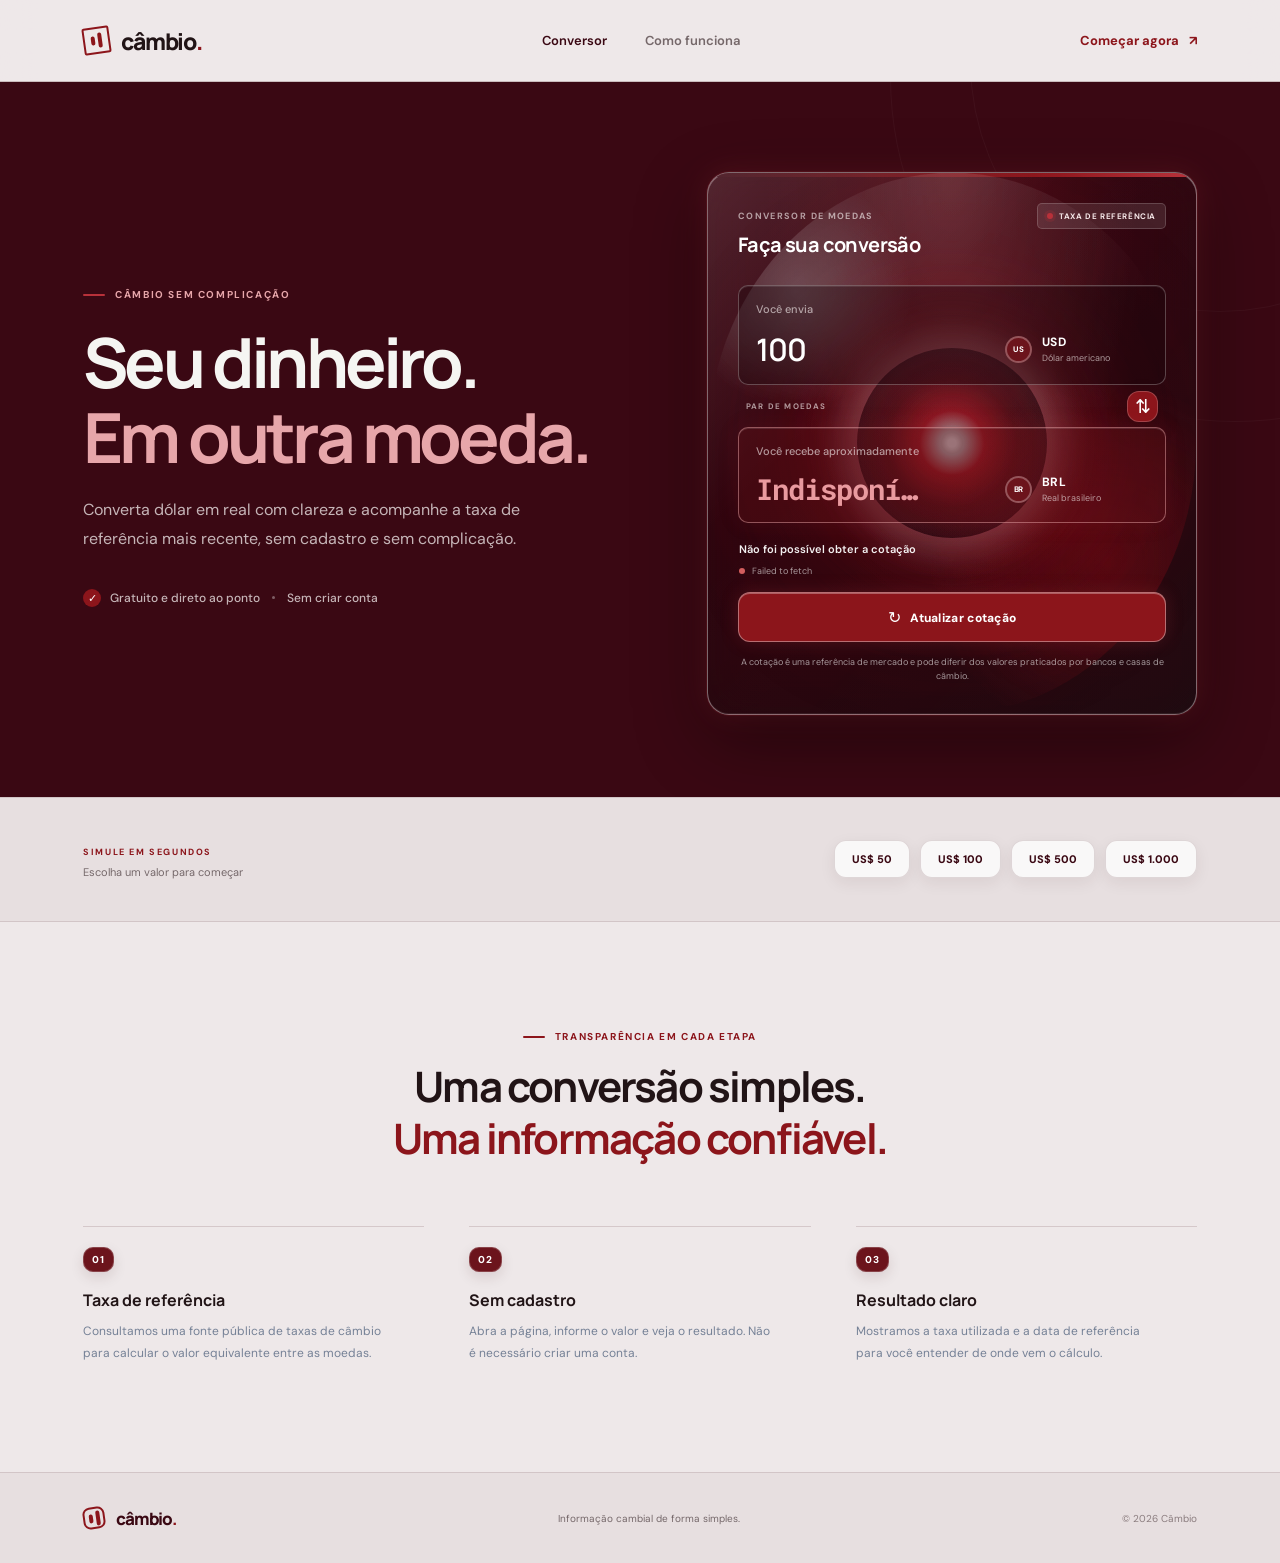
<file: index.html>
<!doctype html>
<html lang="pt-BR">
<head>
  <meta charset="UTF-8">
  <meta name="viewport" content="width=device-width, initial-scale=1">
  <meta name="theme-color" content="#f7f8fa">
  <meta name="description" content="Converta dólar para real com taxas de referência atualizadas. Simples, rápido e gratuito.">
  <title>Câmbio — Conversor de moedas</title>
  <link rel="preconnect" href="https://fonts.googleapis.com">
  <link rel="preconnect" href="https://fonts.gstatic.com" crossorigin>
  <link href="https://fonts.googleapis.com/css2?family=Anton&family=DM+Sans:wght@400;500;600;700&family=Manrope:wght@400;500;600;700;800&family=Oswald:wght@400;500;600;700&family=Roboto+Mono:wght@400;500;600&display=swap" rel="stylesheet">
  <link rel="stylesheet" href="./style.css">
</head>
<body>
  <header class="site-header">
    <a class="brand" href="./" aria-label="Câmbio, página inicial">
      <span class="brand-symbol" aria-hidden="true"><span></span><span></span></span>
      <span>câmbio<span class="brand-period">.</span></span>
    </a>
    <nav class="main-nav" aria-label="Navegação principal">
      <a class="nav-link active" href="#conversor">Conversor</a>
      <a class="nav-link" href="#sobre">Como funciona</a>
    </nav>
    <a class="header-link" href="#conversor">Começar agora <span aria-hidden="true">↗</span></a>
  </header>

  <main>
    <section class="hero" id="conversor">
      <div class="hero-visuals" aria-hidden="true">
        <div class="paper-glass-mount" id="paperGlassMount"></div>
        <div class="gradient-shape"></div>
        <span class="glass-cube cube-one"></span>
        <span class="glass-cube cube-two"></span>
        <span class="glass-cube cube-three"></span>
        <span class="glass-cube cube-four"></span>
        <span class="glass-cube cube-five"></span>
      </div>
      <div class="hero-copy">
        <span class="eyebrow"><span class="eyebrow-line"></span> CÂMBIO SEM COMPLICAÇÃO</span>
        <h1>Seu dinheiro.<br><span>Em outra moeda.</span></h1>
        <p class="hero-description">Converta dólar em real com clareza e acompanhe a taxa de referência mais recente, sem cadastro e sem complicação.</p>
        <div class="trust-note"><span class="trust-check">✓</span> Gratuito e direto ao ponto <span class="note-divider"></span> Sem criar conta</div>
      </div>

      <div class="converter-card" aria-label="Conversor de dólar para real">
        <div class="converter-glow-layer" aria-hidden="true"></div>
        <div class="card-topline">
          <div>
            <span class="card-kicker">CONVERSOR DE MOEDAS</span>
            <h2>Faça sua conversão</h2>
          </div>
          <span class="live-indicator"><span></span> TAXA DE REFERÊNCIA</span>
        </div>

        <div class="currency-field">
          <label for="amount">Você envia</label>
          <div class="amount-row">
            <input id="amount" type="text" inputmode="decimal" autocomplete="off" spellcheck="false" value="100" aria-label="Valor em dólar">
            <div class="currency-select" aria-label="Moeda de origem">
              <span class="flag flag-us" aria-hidden="true">US</span>
              <span class="currency-code" id="baseCode">USD</span>
              <span class="currency-name">Dólar americano</span>
            </div>
          </div>
        </div>

        <div class="swap-row">
          <span class="field-caption">PAR DE MOEDAS</span>
          <button class="swap-button" id="swapButton" type="button" aria-label="Inverter moedas" title="Inverter moedas">
            <span aria-hidden="true">⇅</span>
          </button>
        </div>

        <div class="currency-field result-field">
          <label>Você recebe aproximadamente</label>
          <div class="amount-row">
            <output id="result" class="result-amount" aria-live="polite">—</output>
            <div class="currency-select">
              <span class="flag flag-br" id="quoteFlag" aria-hidden="true">BR</span>
              <span class="currency-code" id="quoteCode">BRL</span>
              <span class="currency-name" id="quoteName">Real brasileiro</span>
            </div>
          </div>
        </div>

        <div class="rate-summary">
          <div class="rate-line"><span id="rateText">Buscando cotação...</span><span class="rate-date" id="rateDate"></span></div>
          <div class="rate-status" id="rateStatus"><span class="status-dot"></span> Consultando fonte de referência</div>
        </div>

        <button class="refresh-button" id="refreshButton" type="button">
          <span class="refresh-icon" aria-hidden="true">↻</span> Atualizar cotação
        </button>
        <p class="disclaimer">A cotação é uma referência de mercado e pode diferir dos valores praticados por bancos e casas de câmbio.</p>
      </div>
      <div class="hero-decoration decoration-one"></div>
      <div class="hero-decoration decoration-two"></div>
    </section>

    <section class="quick-section" aria-label="Valores rápidos">
      <div class="quick-intro"><span class="eyebrow">SIMULE EM SEGUNDOS</span><p>Escolha um valor para começar</p></div>
      <div class="quick-values">
        <button type="button" class="quick-value" data-amount="50">US$ 50</button>
        <button type="button" class="quick-value" data-amount="100">US$ 100</button>
        <button type="button" class="quick-value" data-amount="500">US$ 500</button>
        <button type="button" class="quick-value" data-amount="1000">US$ 1.000</button>
      </div>
    </section>

    <section class="info-section" id="sobre">
      <div class="info-heading">
        <span class="eyebrow"><span class="eyebrow-line"></span> TRANSPARÊNCIA EM CADA ETAPA</span>
        <h2>Uma conversão simples.<br><span>Uma informação confiável.</span></h2>
      </div>
      <div class="info-grid">
        <article class="info-item">
          <span class="info-number">01</span>
          <h3>Taxa de referência</h3>
          <p>Consultamos uma fonte pública de taxas de câmbio para calcular o valor equivalente entre as moedas.</p>
        </article>
        <article class="info-item">
          <span class="info-number">02</span>
          <h3>Sem cadastro</h3>
          <p>Abra a página, informe o valor e veja o resultado. Não é necessário criar uma conta.</p>
        </article>
        <article class="info-item">
          <span class="info-number">03</span>
          <h3>Resultado claro</h3>
          <p>Mostramos a taxa utilizada e a data de referência para você entender de onde vem o cálculo.</p>
        </article>
      </div>
    </section>
  </main>

  <footer class="site-footer">
    <a class="brand footer-brand" href="./"><span class="brand-symbol" aria-hidden="true"><span></span><span></span></span><span>câmbio<span class="brand-period">.</span></span></a>
    <span>Informação cambial de forma simples.</span>
    <span class="footer-copy">© <span id="year"></span> Câmbio</span>
  </footer>

  <script src="./app.js" defer></script>
</body>
</html>
</file>
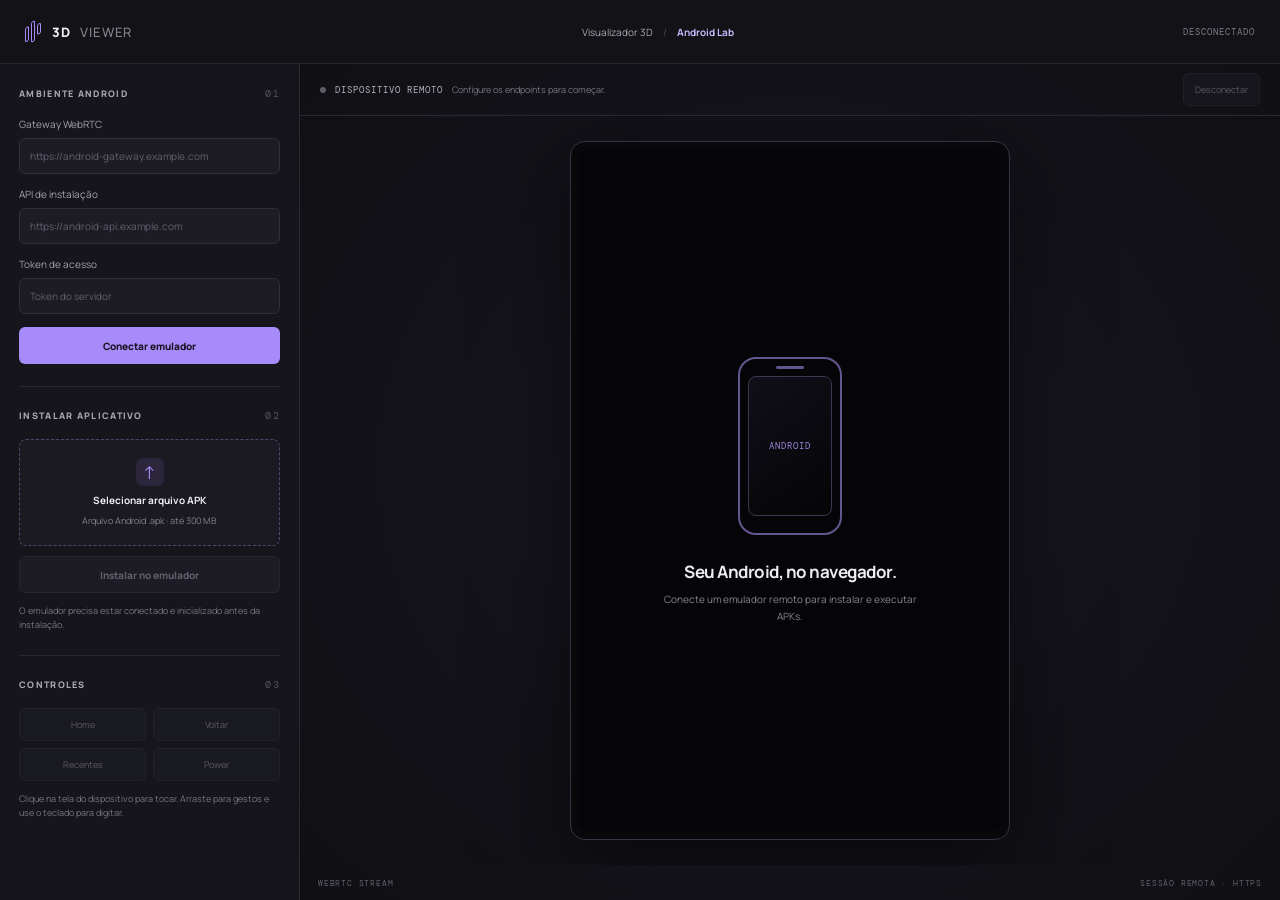
<file: android.html>
<!doctype html>
<html lang="pt-BR">
<head>
  <meta charset="UTF-8">
  <meta name="viewport" content="width=device-width, initial-scale=1">
  <meta name="theme-color" content="#101014">
  <meta name="description" content="Execute e controle aplicativos Android em um emulador remoto.">
  <title>Android Lab — DiscNet</title>
  <link rel="preconnect" href="https://fonts.googleapis.com">
  <link rel="preconnect" href="https://fonts.gstatic.com" crossorigin>
  <link href="https://fonts.googleapis.com/css2?family=DM+Mono:wght@400;500&family=Manrope:wght@400;500;600;700;800&display=swap" rel="stylesheet">
  <link rel="stylesheet" href="./android.css">
</head>
<body>
  <div class="android-app">
    <header class="android-header">
      <a class="brand" href="./"><span class="brand-mark"><i></i><i></i><i></i></span>3D <span>VIEWER</span></a>
      <nav><a href="./">Visualizador 3D</a><span> / </span><strong>Android Lab</strong></nav>
      <span class="header-status" id="connectionStatus">DESCONECTADO</span>
    </header>
    <main class="android-layout">
      <aside class="android-sidebar">
        <div class="section-title">AMBIENTE ANDROID <small>01</small></div>
        <label class="field-label" for="gatewayUrl">Gateway WebRTC</label>
        <input id="gatewayUrl" class="text-field" type="url" placeholder="https://android-gateway.example.com">
        <label class="field-label" for="apiUrl">API de instalação</label>
        <input id="apiUrl" class="text-field" type="url" placeholder="https://android-api.example.com">
        <label class="field-label" for="accessToken">Token de acesso</label>
        <input id="accessToken" class="text-field" type="password" autocomplete="off" placeholder="Token do servidor">
        <button class="primary-button" id="connectButton">Conectar emulador</button>
        <div class="divider"></div>
        <div class="section-title">INSTALAR APLICATIVO <small>02</small></div>
        <label class="upload-box" for="apkInput">
          <span class="upload-icon">↑</span>
          <strong id="apkName">Selecionar arquivo APK</strong>
          <small>Arquivo Android .apk · até 300 MB</small>
        </label>
        <input id="apkInput" type="file" accept=".apk,application/vnd.android.package-archive" hidden>
        <button class="secondary-button" id="installButton" disabled>Instalar no emulador</button>
        <p class="help-text">O emulador precisa estar conectado e inicializado antes da instalação.</p>
        <div class="divider"></div>
        <div class="section-title">CONTROLES <small>03</small></div>
        <div class="device-controls">
          <button data-key="GoHome" disabled>Home</button>
          <button data-key="GoBack" disabled>Voltar</button>
          <button data-key="AppSwitch" disabled>Recentes</button>
          <button data-key="Power" disabled>Power</button>
        </div>
        <p class="help-text">Clique na tela do dispositivo para tocar. Arraste para gestos e use o teclado para digitar.</p>
      </aside>
      <section class="device-area">
        <div class="device-toolbar">
          <div><span class="live-indicator" id="liveIndicator"></span><strong>DISPOSITIVO REMOTO</strong><small id="deviceMessage">Configure os endpoints para começar.</small></div>
          <button class="icon-button" id="disconnectButton" disabled>Desconectar</button>
        </div>
        <div class="device-stage">
          <div class="device-frame">
            <div id="emulatorRoot" class="emulator-root">
              <div class="device-placeholder">
                <div class="phone-outline"><div></div><span>ANDROID</span></div>
                <h1>Seu Android, no navegador.</h1>
                <p>Conecte um emulador remoto para instalar e executar APKs.</p>
              </div>
            </div>
          </div>
        </div>
        <footer class="device-footer"><span>WEBRTC STREAM</span><span>SESSÃO REMOTA · HTTPS</span></footer>
      </section>
    </main>
    <div class="toast" id="toast" role="status"></div>
  </div>
  <script type="module" src="./android.js"></script>
</body>
</html>
</file>
<file: style.css>
:root {
  color-scheme: light;
  --ink: #17243a;
  --muted: #687487;
  --soft: #8a95a5;
  --line: #e7eaf0;
  --surface: #ffffff;
  --background: #f7f8fa;
  --blue: #2459d3;
  --blue-dark: #1946ad;
  --blue-pale: #edf2ff;
  font-family: "DM Sans", sans-serif;
  font-synthesis: none;
  text-rendering: optimizeLegibility;
  -webkit-font-smoothing: antialiased;
}
* { box-sizing: border-box; }
html { scroll-behavior: smooth; }
body { margin: 0; min-width: 320px; color: var(--ink); background: var(--background); }
button, input { font: inherit; }
a { color: inherit; text-decoration: none; }
.site-header { height: 82px; padding: 0 max(6.5vw, calc((100vw - 1220px)/2)); display: flex; align-items: center; justify-content: space-between; background: rgba(255,255,255,.9); border-bottom: 1px solid rgba(226,230,237,.8); position: relative; z-index: 5; }
.brand { display: inline-flex; align-items: center; gap: 11px; font: 800 23px Manrope, sans-serif; letter-spacing: -1.2px; }
.brand-period { color: var(--blue); }
.brand-symbol { width: 27px; height: 27px; border: 2px solid var(--blue); border-radius: 9px; display: flex; align-items: center; justify-content: center; gap: 3px; transform: rotate(-8deg); }
.brand-symbol span { width: 4px; border-radius: 4px; background: var(--blue); height: 9px; }
.brand-symbol span + span { height: 15px; }
.main-nav { display: flex; align-items: center; gap: 38px; }
.nav-link { color: #758095; font-size: 13px; font-weight: 600; transition: color .2s ease; }
.nav-link:hover, .nav-link.active { color: var(--ink); }
.header-link { color: var(--blue); font-size: 13px; font-weight: 700; }
.header-link span { margin-left: 7px; transition: transform .2s ease; display: inline-block; }
.header-link:hover span { transform: translate(3px,-3px); }
.hero { min-height: 650px; padding: 90px max(6.5vw, calc((100vw - 1220px)/2)) 82px; display: grid; grid-template-columns: minmax(0,1fr) minmax(390px, 490px); gap: clamp(55px,8vw,130px); align-items: center; position: relative; overflow: hidden; background: linear-gradient(112deg,#f8f9fb 0%,#f4f6fa 60%,#edf2fb 100%); }
.hero-copy { position: relative; z-index: 1; max-width: 560px; animation: rise-in .7s both; }
.eyebrow { display: inline-flex; align-items: center; gap: 10px; color: var(--blue); font-size: 10px; font-weight: 700; letter-spacing: 1.6px; }
.eyebrow-line { width: 22px; height: 2px; background: var(--blue); border-radius: 2px; }
.hero h1 { margin: 24px 0 20px; font: 700 clamp(43px,5.4vw,70px)/1.08 Manrope,sans-serif; letter-spacing: -3.8px; }
.hero h1 span { color: var(--blue); }
.hero-description { max-width: 445px; margin: 0; color: var(--muted); font-size: 16px; line-height: 1.85; }
.trust-note { margin-top: 35px; display: flex; align-items: center; gap: 9px; color: #647187; font-size: 12px; font-weight: 500; }
.trust-check { width: 18px; height: 18px; display: grid; place-items: center; border-radius: 50%; color: var(--blue); background: #e7edff; font-size: 11px; }
.note-divider { width: 3px; height: 3px; border-radius: 50%; background: #aab2bf; margin: 0 3px; }
.converter-card { position: relative; z-index: 2; background: var(--surface); padding: 30px; border: 1px solid #e8ebf1; border-radius: 13px; box-shadow: 0 22px 65px rgba(29,48,83,.09),0 2px 8px rgba(29,48,83,.025); animation: card-in .75s .12s both; }
.card-topline { display: flex; justify-content: space-between; align-items: flex-start; margin-bottom: 27px; }
.card-kicker { color: #8a95a5; font-size: 9px; font-weight: 700; letter-spacing: 1.35px; }
.card-topline h2 { margin: 7px 0 0; font: 700 20px Manrope,sans-serif; letter-spacing: -.6px; }
.live-indicator { display: flex; align-items: center; gap: 6px; padding: 7px 9px; color: #60718d; background: #f5f7fa; border-radius: 4px; font-size: 8px; font-weight: 700; letter-spacing: .6px; white-space: nowrap; }
.live-indicator span { width: 6px; height: 6px; background: #39a77a; border-radius: 50%; box-shadow: 0 0 0 3px #39a77a19; }
.currency-field { padding: 16px 17px 14px; border: 1px solid #e5e9f0; border-radius: 8px; transition: border-color .2s,box-shadow .2s; }
.currency-field:focus-within { border-color: #9ab3f1; box-shadow: 0 0 0 3px #2459d30c; }
.currency-field label { display: block; color: #778397; font-size: 11px; font-weight: 500; margin-bottom: 12px; }
.amount-row { display: flex; justify-content: space-between; align-items: center; gap: 12px; }
#amount { width: 45%; min-width: 0; border: 0; outline: 0; padding: 0; color: var(--ink); background: transparent; font: 600 31px Manrope,sans-serif; letter-spacing: -1.2px; }
#amount::placeholder { color: #aab2bf; }
.currency-select { display: grid; grid-template-columns: 29px auto; grid-template-rows: 18px 14px; align-items: center; column-gap: 8px; min-width: 143px; }
.flag { width: 27px; height: 27px; grid-row: 1/3; display: grid; place-items: center; border-radius: 50%; font-size: 8px; font-weight: 800; letter-spacing: -.4px; }
.flag-us { color: #fff; background: #334d83; border: 2px solid #e8edf7; }
.flag-br { color: #1b6545; background: #e6f2eb; border: 2px solid #dcece2; }
.currency-code { font-size: 12px; font-weight: 700; letter-spacing: .4px; }
.currency-name { color: #8a95a5; font-size: 9px; white-space: nowrap; }
.swap-row { height: 42px; display: flex; align-items: center; justify-content: space-between; padding: 0 8px; }
.field-caption { color: #a0a9b6; font-size: 8px; font-weight: 700; letter-spacing: 1.2px; }
.swap-button { width: 31px; height: 31px; display: grid; place-items: center; border: 1px solid #e2e7ef; border-radius: 50%; background: white; color: var(--blue); font-size: 19px; cursor: pointer; transition: transform .3s,background .2s,border-color .2s; }
.swap-button:hover { transform: rotate(180deg); background: var(--blue-pale); border-color: #c7d5f8; }
.result-field { background: #f8faff; border-color: #e2e9fb; }
.result-amount { width: 45%; overflow: hidden; color: var(--blue); font: 700 29px Manrope,sans-serif; letter-spacing: -1px; white-space: nowrap; text-overflow: ellipsis; }
.rate-summary { margin: 19px 1px 15px; }
.rate-line { display: flex; justify-content: space-between; gap: 10px; color: #45546b; font-size: 11px; font-weight: 600; }
.rate-date { color: #929cad; font-size: 10px; font-weight: 400; white-space: nowrap; }
.rate-status { display: flex; align-items: center; gap: 7px; margin-top: 9px; color: #929cad; font-size: 9px; }
.status-dot { width: 6px; height: 6px; border-radius: 50%; background: #d5a34e; }
.rate-status.success .status-dot { background: #36a77a; }
.rate-status.error .status-dot { background: #d35e5e; }
.refresh-button { width: 100%; height: 47px; border: 0; border-radius: 6px; background: var(--blue); color: white; font-size: 12px; font-weight: 700; cursor: pointer; transition: background .2s,transform .2s,box-shadow .2s; }
.refresh-button:hover { background: var(--blue-dark); transform: translateY(-1px); box-shadow: 0 7px 18px #2459d326; }
.refresh-button:disabled { opacity: .65; cursor: wait; }
.refresh-icon { display: inline-block; margin-right: 6px; font-size: 16px; vertical-align: -1px; }
.refresh-button.loading .refresh-icon { animation: spin .8s linear infinite; }
.disclaimer { margin: 13px 0 0; color: #9aa3b1; font-size: 9px; line-height: 1.6; text-align: center; }
.hero-decoration { position: absolute; border: 1px solid rgba(36,89,211,.08); border-radius: 50%; pointer-events: none; }
.decoration-one { width: 500px; height: 500px; right: -230px; top: -240px; }
.decoration-two { width: 690px; height: 690px; right: -325px; top: -335px; }
.quick-section { min-height: 125px; padding: 25px max(6.5vw, calc((100vw - 1220px)/2)); display: flex; align-items: center; justify-content: space-between; gap: 25px; background: white; border-top: 1px solid #edf0f4; border-bottom: 1px solid #edf0f4; }
.quick-intro .eyebrow { font-size: 9px; }
.quick-intro p { margin: 5px 0 0; color: #788397; font-size: 11px; }
.quick-values { display: flex; gap: 10px; flex-wrap: wrap; }
.quick-value { padding: 11px 17px; border: 1px solid #e5e9f0; border-radius: 5px; background: white; color: #4c5a70; font-size: 11px; font-weight: 600; cursor: pointer; transition: border-color .2s,color .2s,background .2s,transform .2s; }
.quick-value:hover { border-color: #b9c9ef; color: var(--blue); background: #f8faff; transform: translateY(-2px); }
.info-section { padding: 100px max(6.5vw, calc((100vw - 1220px)/2)) 108px; background: #f7f8fa; }
.info-heading { text-align: center; }
.info-heading .eyebrow { justify-content: center; }
.info-heading h2 { margin: 18px 0 0; font: 700 clamp(28px,3.5vw,42px)/1.22 Manrope,sans-serif; letter-spacing: -1.8px; }
.info-heading h2 span { color: #8290a5; }
.info-grid { display: grid; grid-template-columns: repeat(3,1fr); gap: 45px; margin-top: 62px; }
.info-item { padding-top: 20px; border-top: 1px solid #dfe4eb; transition: border-color .25s,transform .25s; }
.info-item:hover { border-color: var(--blue); transform: translateY(-4px); }
.info-number { color: var(--blue); font: 600 10px "DM Sans",sans-serif; letter-spacing: 1px; }
.info-item h3 { margin: 17px 0 9px; font: 700 16px Manrope,sans-serif; }
.info-item p { max-width: 310px; margin: 0; color: #758196; font-size: 12px; line-height: 1.85; }
.site-footer { min-height: 91px; padding: 20px max(6.5vw, calc((100vw - 1220px)/2)); display: flex; align-items: center; justify-content: space-between; gap: 20px; border-top: 1px solid #e6e9ef; background: white; color: #8993a2; font-size: 10px; }
.footer-brand { color: var(--ink); font-size: 17px; }
.footer-brand .brand-symbol { width: 22px; height: 22px; border-radius: 7px; }
.footer-copy { color: #9aa3b1; }
@keyframes rise-in { from { opacity: 0; transform: translateY(18px); } to { opacity: 1; transform: translateY(0); } }
@keyframes card-in { from { opacity: 0; transform: translateY(24px) scale(.985); } to { opacity: 1; transform: translateY(0) scale(1); } }
@keyframes spin { to { transform: rotate(360deg); } }
@media (max-width: 900px) {
  .hero { gap: 35px; grid-template-columns: minmax(0,1fr) minmax(350px,450px); padding-top: 75px; }
  .hero h1 { font-size: clamp(40px,5vw,57px); }
  .hero-description { font-size: 14px; }
  .converter-card { padding: 24px; }
  .quick-section { padding-top: 22px; padding-bottom: 22px; }
}
@media (max-width: 720px) {
  .site-header { height: 68px; padding: 0 22px; }
  .brand { font-size: 21px; }
  .main-nav { display: none; }
  .header-link { font-size: 11px; }
  .hero { display: flex; flex-direction: column; align-items: stretch; gap: 38px; padding: 67px 22px 58px; }
  .hero-copy { max-width: 560px; }
  .hero h1 { margin-top: 19px; font-size: clamp(43px,10vw,60px); letter-spacing: -2.7px; }
  .hero-description { max-width: 500px; font-size: 14px; }
  .trust-note { margin-top: 25px; font-size: 10px; }
  .converter-card { width: 100%; max-width: 500px; align-self: center; padding: 23px 19px; }
  .card-topline h2 { font-size: 18px; }
  .live-indicator { font-size: 7px; }
  #amount { font-size: 27px; }
  .result-amount { font-size: 25px; }
  .quick-section { padding: 27px 22px; align-items: flex-start; flex-direction: column; gap: 17px; }
  .quick-values { width: 100%; display: grid; grid-template-columns: repeat(4,1fr); gap: 7px; }
  .quick-value { padding: 10px 5px; font-size: 10px; }
  .info-section { padding: 76px 22px 80px; }
  .info-grid { grid-template-columns: 1fr; gap: 27px; margin-top: 42px; }
  .info-item p { max-width: 480px; }
  .site-footer { padding: 23px 22px; flex-wrap: wrap; }
  .site-footer > span:nth-child(2) { order: 3; width: 100%; }
}
@media (max-width: 390px) {
  .converter-card { padding: 20px 14px; }
  .card-topline { gap: 8px; }
  .live-indicator { padding: 6px; }
  .currency-field { padding: 14px 11px; }
  .currency-select { min-width: 118px; grid-template-columns: 25px auto; column-gap: 6px; }
  .flag { width: 24px; height: 24px; }
  #amount { font-size: 24px; }
  .result-amount { font-size: 22px; }
  .currency-name { font-size: 8px; }
  .quick-values { grid-template-columns: repeat(2,1fr); }
}
@media (prefers-reduced-motion: reduce) {
  *, *::before, *::after { scroll-behavior: auto !important; animation-duration: .01ms !important; animation-iteration-count: 1 !important; transition-duration: .01ms !important; }
}


/* 3D glass atmosphere */
.hero {
  isolation: isolate;
  color: #fcfcfc;
  background:
    radial-gradient(ellipse at 78% 48%, rgba(112,19,143,.48), transparent 37%),
    radial-gradient(ellipse at 20% 100%, rgba(56,15,77,.72), transparent 48%),
    linear-gradient(118deg, #040106 0%, #100817 48%, #1c0b25 100%);
}
.hero::before,
.hero::after {
  content: "";
  position: absolute;
  z-index: -1;
  pointer-events: none;
  border-radius: 50%;
}
.hero::before {
  width: min(47vw, 620px);
  aspect-ratio: 1;
  right: 2%;
  top: 50%;
  transform: translateY(-50%) rotate(-18deg);
  background:
    radial-gradient(ellipse at 28% 23%, rgba(255,255,255,.95) 0%, rgba(255,255,255,.38) 3%, transparent 13%),
    radial-gradient(ellipse at 35% 30%, rgba(209,154,215,.78), transparent 29%),
    radial-gradient(ellipse at 70% 75%, rgba(178,59,206,.55), transparent 34%),
    linear-gradient(138deg, rgba(252,252,252,.24), rgba(112,19,143,.08) 45%, rgba(4,1,6,.5));
  border: 1px solid rgba(252,252,252,.38);
  box-shadow: inset -35px -35px 80px rgba(4,1,6,.68), inset 18px 16px 45px rgba(252,252,252,.24), 0 0 100px rgba(178,59,206,.2);
  backdrop-filter: blur(2px);
  animation: glass-drift 13s ease-in-out infinite alternate;
}
.hero::after {
  width: min(28vw, 350px);
  aspect-ratio: 1;
  right: 31%;
  top: 8%;
  transform: rotate(28deg);
  border-radius: 34% 66% 58% 42% / 39% 37% 63% 61%;
  background:
    radial-gradient(ellipse at 25% 20%, rgba(255,255,255,.8), transparent 18%),
    linear-gradient(135deg, rgba(252,252,252,.22), rgba(178,59,206,.16) 42%, rgba(56,15,77,.38));
  border: 1px solid rgba(252,252,252,.34);
  box-shadow: inset -24px -30px 55px rgba(4,1,6,.52), inset 12px 12px 30px rgba(252,252,252,.18), 0 25px 70px rgba(4,1,6,.35);
  backdrop-filter: blur(3px);
  animation: glass-float 10s ease-in-out infinite alternate;
}
.hero-copy { z-index: 2; }
.hero .eyebrow { color: #d19ad7; }
.hero .eyebrow-line { background: #b23bce; }
.hero h1 { color: #fcfcfc; }
.hero h1 span { color: #d19ad7; }
.hero-description { color: rgba(252,252,252,.68); }
.trust-note { color: rgba(252,252,252,.7); }
.trust-check { color: #f0c5f4; background: rgba(178,59,206,.2); }
.note-divider { background: rgba(252,252,252,.35); }
.converter-card {
  background: rgba(20,11,27,.66);
  border-color: rgba(252,252,252,.2);
  box-shadow: 0 28px 90px rgba(0,0,0,.36), inset 0 1px 0 rgba(252,252,252,.16);
  backdrop-filter: blur(24px) saturate(135%);
  -webkit-backdrop-filter: blur(24px) saturate(135%);
}
.card-kicker { color: #c4a9ca; }
.card-topline h2 { color: #fcfcfc; }
.live-indicator { color: #e3d5e7; background: rgba(252,252,252,.09); }
.currency-field { border-color: rgba(252,252,252,.16); background: rgba(252,252,252,.045); }
.currency-field:focus-within { border-color: rgba(209,154,215,.75); box-shadow: 0 0 0 3px rgba(178,59,206,.12); }
.currency-field label { color: rgba(252,252,252,.62); }
#amount { color: #fcfcfc; }
#amount::placeholder { color: rgba(252,252,252,.4); }
.currency-code { color: #fcfcfc; }
.currency-name { color: rgba(252,252,252,.55); }
.field-caption { color: rgba(252,252,252,.48); }
.swap-button { border-color: rgba(252,252,252,.22); background: rgba(252,252,252,.08); color: #e8b5ed; }
.swap-button:hover { background: rgba(178,59,206,.22); border-color: rgba(209,154,215,.6); }
.result-field { background: rgba(112,19,143,.19); border-color: rgba(209,154,215,.25); }
.result-amount { color: #e6b4ec; }
.rate-line { color: #f1e9f3; }
.rate-date, .rate-status { color: rgba(252,252,252,.52); }
.refresh-button { background: #70138f; color: #fff; }
.refresh-button:hover { background: #8e24ac; box-shadow: 0 7px 24px rgba(178,59,206,.28); }
.disclaimer { color: rgba(252,252,252,.48); }
.hero-decoration { border-color: rgba(209,154,215,.13); }
.decoration-one { right: -190px; top: -270px; }
.decoration-two { right: -300px; top: -350px; }
@keyframes glass-drift {
  from { transform: translate3d(0,-48%,0) rotate(-18deg) scale(.98); }
  to { transform: translate3d(-18px,-53%,0) rotate(-8deg) scale(1.04); }
}
@keyframes glass-float {
  from { transform: translate3d(0,0,0) rotate(28deg); }
  to { transform: translate3d(18px,-20px,0) rotate(42deg); }
}
@media (max-width: 720px) {
  .hero { background:
    radial-gradient(ellipse at 80% 24%, rgba(112,19,143,.4), transparent 42%),
    radial-gradient(ellipse at 12% 70%, rgba(56,15,77,.7), transparent 54%),
    linear-gradient(145deg,#040106,#16091d 72%,#1c0b25); }
  .hero::before { width: 85vw; right: -35vw; top: 31%; opacity: .62; }
  .hero::after { width: 48vw; right: 52%; top: 28%; opacity: .48; }
}
@media (prefers-reduced-motion: reduce) {
  .hero::before, .hero::after { animation: none; }
}


/* Refined glassmorphism converter */
.converter-card {
  position: relative;
  overflow: hidden;
  background: rgba(255, 255, 255, .37);
  border: 1px solid rgba(255, 255, 255, .3);
  border-radius: 20px;
  box-shadow:
    0 8px 32px rgba(0, 0, 0, .1),
    inset 0 1px 0 rgba(255, 255, 255, .5),
    inset 0 -1px 0 rgba(255, 255, 255, .1),
    inset 0 0 8px 4px rgba(255, 255, 255, .4);
  backdrop-filter: blur(9px);
  -webkit-backdrop-filter: blur(9px);
}

.converter-card::before,
.converter-card::after {
  content: "";
  position: absolute;
  z-index: 0;
  pointer-events: none;
}

.converter-card::before {
  top: 0;
  left: 0;
  right: 0;
  height: 1px;
  background: linear-gradient(90deg, transparent, rgba(255, 255, 255, .8), transparent);
}

.converter-card::after {
  top: 0;
  left: 0;
  width: 1px;
  height: 100%;
  background: linear-gradient(180deg, rgba(255, 255, 255, .8), transparent, rgba(255, 255, 255, .3));
}

.converter-card > * {
  position: relative;
  z-index: 1;
}

.card-kicker { color: #5f5367; }
.card-topline h2 { color: #211629; }
.live-indicator { color: #51445a; background: rgba(255, 255, 255, .34); }
.currency-field {
  border-color: rgba(48, 30, 58, .16);
  background: rgba(255, 255, 255, .24);
}
.currency-field:focus-within {
  border-color: rgba(112, 19, 143, .48);
  box-shadow: 0 0 0 3px rgba(112, 19, 143, .09);
}
.currency-field label { color: #6e6175; }
#amount, .currency-code { color: #24172c; }
#amount::placeholder { color: rgba(36, 23, 44, .4); }
.currency-name { color: #766a7d; }
.field-caption { color: #766a7d; }
.swap-button {
  border-color: rgba(48, 30, 58, .17);
  background: rgba(255, 255, 255, .42);
  color: #70138f;
}
.swap-button:hover {
  background: rgba(255, 255, 255, .7);
  border-color: rgba(112, 19, 143, .4);
}
.result-field {
  background: rgba(255, 255, 255, .42);
  border-color: rgba(112, 19, 143, .2);
}
.result-amount { color: #70138f; }
.rate-line { color: #35263c; }
.rate-date, .rate-status { color: #75687b; }
.disclaimer { color: #75687b; }

@media (max-width: 720px) {
  .converter-card { border-radius: 18px; }
}


/* Darker glass depth and contrast */
.converter-card {
  background: rgba(12, 6, 18, .68);
  border-color: rgba(255, 255, 255, .22);
  box-shadow:
    0 18px 48px rgba(0, 0, 0, .38),
    0 4px 14px rgba(0, 0, 0, .2),
    inset 0 1px 0 rgba(255, 255, 255, .28),
    inset 0 -1px 0 rgba(255, 255, 255, .06),
    inset 0 0 18px 3px rgba(255, 255, 255, .055);
  backdrop-filter: blur(18px) saturate(125%);
  -webkit-backdrop-filter: blur(18px) saturate(125%);
}

.converter-card::before {
  background: linear-gradient(90deg, transparent, rgba(255, 255, 255, .62), transparent);
}

.converter-card::after {
  background: linear-gradient(180deg, rgba(255, 255, 255, .58), transparent 48%, rgba(255, 255, 255, .12));
}

.card-kicker { color: rgba(236, 215, 242, .68); }
.card-topline h2 { color: #fcfcfc; }
.live-indicator { color: #eadced; background: rgba(255, 255, 255, .09); }
.currency-field {
  border-color: rgba(255, 255, 255, .17);
  background: rgba(255, 255, 255, .055);
}
.currency-field:focus-within {
  border-color: rgba(209, 154, 215, .72);
  box-shadow: 0 0 0 3px rgba(178, 59, 206, .13);
}
.currency-field label,
.currency-name,
.field-caption { color: rgba(245, 231, 248, .58); }
#amount,
.currency-code { color: #fcfcfc; }
#amount::placeholder { color: rgba(252, 252, 252, .38); }
.swap-button {
  border-color: rgba(255, 255, 255, .2);
  background: rgba(255, 255, 255, .09);
  color: #e6b4ec;
}
.swap-button:hover {
  background: rgba(178, 59, 206, .2);
  border-color: rgba(209, 154, 215, .55);
}
.result-field {
  background: rgba(56, 15, 77, .38);
  border-color: rgba(209, 154, 215, .28);
}
.result-amount { color: #edc2f2; }
.rate-line { color: rgba(252, 252, 252, .9); }
.rate-date,
.rate-status,
.disclaimer { color: rgba(252, 252, 252, .52); }


/* Neo-brutalist accents */
:root {
  --brutal-ink: #08050b;
  --brutal-accent: #b23bce;
}

.converter-card {
  border: 2px solid rgba(8, 5, 11, .82);
  border-radius: 14px;
  box-shadow:
    8px 8px 0 rgba(8, 5, 11, .9),
    0 22px 55px rgba(0, 0, 0, .32),
    inset 0 1px 0 rgba(255, 255, 255, .28);
}

.refresh-button {
  min-height: 50px;
  border: 2px solid var(--brutal-ink);
  border-radius: 9px;
  background: #b23bce;
  color: #08050b;
  font-weight: 800;
  letter-spacing: .035em;
  box-shadow: 0 5px 0 var(--brutal-ink);
  transition: transform .16s ease, box-shadow .16s ease, background .16s ease;
}

.refresh-button:hover {
  transform: translate(-2px, -2px);
  background: #c75add;
  box-shadow: 7px 7px 0 var(--brutal-ink);
}

.refresh-button:active {
  transform: translate(1px, 1px);
  box-shadow: 3px 3px 0 var(--brutal-ink);
}

.refresh-button:disabled:hover,
.refresh-button:disabled:active {
  transform: none;
  box-shadow: 0 5px 0 var(--brutal-ink);
}

.swap-button {
  border: 2px solid var(--brutal-ink);
  border-radius: 8px;
  color: #fcfcfc;
  box-shadow: 0 3px 0 var(--brutal-ink);
  transition: transform .16s ease, box-shadow .16s ease, background .16s ease;
}

.swap-button:hover {
  transform: translate(-1px, -1px);
  background: #70138f;
  border-color: var(--brutal-ink);
  box-shadow: 4px 4px 0 var(--brutal-ink);
}

.swap-button:active {
  transform: translate(1px, 1px);
  box-shadow: 1px 1px 0 var(--brutal-ink);
}

.quick-value {
  border: 2px solid #17101c;
  border-radius: 7px;
  background: rgba(255, 255, 255, .82);
  color: #211629;
  box-shadow: 0 4px 0 #17101c;
  font-weight: 700;
  transition: transform .16s ease, box-shadow .16s ease, background .16s ease;
}

.quick-value:hover {
  transform: translate(-2px, -2px);
  border-color: #17101c;
  background: #f2d8f7;
  color: #3b1248;
  box-shadow: 6px 6px 0 #17101c;
}

.quick-value:active {
  transform: translate(1px, 1px);
  box-shadow: 2px 2px 0 #17101c;
}

.nav-link:focus-visible,
.header-link:focus-visible,
.quick-value:focus-visible,
.swap-button:focus-visible,
.refresh-button:focus-visible {
  outline: 2px solid #e6b4ec;
  outline-offset: 4px;
}

.info-item {
  border-top: 2px solid #17101c;
}

.info-number {
  display: inline-block;
  padding: 5px 8px;
  border: 1px solid #17101c;
  background: #d19ad7;
  color: #17101c;
  font-weight: 800;
}

@media (max-width: 720px) {
  .converter-card { box-shadow: 5px 5px 0 rgba(8, 5, 11, .9), 0 18px 42px rgba(0, 0, 0, .3); }
  .quick-value { box-shadow: 0 3px 0 #17101c; }
}

@media (prefers-reduced-motion: reduce) {
  .refresh-button,
  .swap-button,
  .quick-value {
    transition: none !important;
  }
}


/* Glass geometry: minimal structure, dimensional glass and brutalist edges */
.hero {
  background:
    radial-gradient(ellipse at 78% 45%, rgba(112, 19, 143, .22), transparent 38%),
    linear-gradient(125deg, #050308 0%, #100817 54%, #190b20 100%);
}

.hero::before,
.hero::after {
  content: none;
}

.hero-visuals {
  position: absolute;
  z-index: 0;
  inset: 0;
  overflow: hidden;
  pointer-events: none;
  perspective: 1100px;
  isolation: isolate;
}

.gradient-shape {
  position: absolute;
  width: min(57vw, 720px);
  aspect-ratio: 1;
  top: 50%;
  left: 57%;
  transform: translate(-50%, -50%) rotate(-18deg);
  border: 1px solid rgba(255, 255, 255, .28);
  border-radius: 42% 58% 63% 37% / 43% 38% 62% 57%;
  background:
    radial-gradient(ellipse at 28% 24%, rgba(255, 255, 255, .72), transparent 8%),
    radial-gradient(ellipse at 34% 30%, rgba(209, 154, 215, .72), transparent 29%),
    radial-gradient(ellipse at 70% 68%, rgba(178, 59, 206, .66), transparent 37%),
    linear-gradient(140deg, rgba(252, 252, 252, .16), rgba(112, 19, 143, .12) 48%, rgba(4, 1, 6, .5));
  box-shadow:
    inset 18px 18px 38px rgba(255, 255, 255, .16),
    inset -42px -48px 90px rgba(4, 1, 6, .62),
    0 0 110px rgba(178, 59, 206, .19);
  backdrop-filter: blur(5px) saturate(145%);
  -webkit-backdrop-filter: blur(5px) saturate(145%);
  animation: gradient-morph 18s ease-in-out infinite alternate;
}

.glass-cube {
  position: absolute;
  display: block;
  width: clamp(82px, 11vw, 150px);
  aspect-ratio: 1;
  border: 1px solid rgba(255, 255, 255, .52);
  background:
    linear-gradient(135deg, rgba(255, 255, 255, .28), rgba(255, 255, 255, .025) 48%, rgba(112, 19, 143, .22)),
    rgba(209, 154, 215, .07);
  box-shadow:
    inset 2px 2px 0 rgba(255, 255, 255, .42),
    inset -3px -3px 12px rgba(4, 1, 6, .3),
    0 18px 38px rgba(0, 0, 0, .24);
  backdrop-filter: blur(12px) saturate(145%);
  -webkit-backdrop-filter: blur(12px) saturate(145%);
  transform-style: preserve-3d;
  animation: cube-hover 9s ease-in-out infinite alternate;
}

.glass-cube::before,
.glass-cube::after {
  content: "";
  position: absolute;
  pointer-events: none;
  border: 1px solid rgba(255, 255, 255, .32);
}

.glass-cube::before {
  inset: 0;
  clip-path: polygon(0 0, 100% 0, 77% 19%, 0 19%);
  background: linear-gradient(180deg, rgba(255, 255, 255, .38), rgba(255, 255, 255, .04));
  box-shadow: inset 0 2px 5px rgba(255, 255, 255, .5);
}

.glass-cube::after {
  inset: 0;
  clip-path: polygon(100% 0, 100% 100%, 77% 81%, 77% 19%);
  background: linear-gradient(90deg, rgba(112, 19, 143, .12), rgba(255, 255, 255, .18));
}

.cube-one {
  width: clamp(112px, 14vw, 190px);
  top: 14%;
  right: 13%;
  transform: rotate(14deg) skewY(-7deg);
  animation-delay: -2s;
}

.cube-two {
  width: clamp(70px, 8vw, 112px);
  top: 61%;
  right: 37%;
  transform: rotate(-13deg) skewY(6deg);
  animation-delay: -5s;
}

.cube-three {
  width: clamp(58px, 6vw, 88px);
  top: 22%;
  right: 42%;
  transform: rotate(22deg) skewY(-8deg);
  animation-delay: -3.5s;
}

.cube-four {
  width: clamp(88px, 10vw, 132px);
  top: 68%;
  right: 8%;
  transform: rotate(-18deg) skewY(7deg);
  animation-delay: -6s;
}

.cube-five {
  width: clamp(46px, 5vw, 68px);
  top: 43%;
  right: 5%;
  transform: rotate(9deg) skewY(-5deg);
  animation-delay: -1s;
}

.hero-copy,
.converter-card {
  z-index: 2;
}

.converter-card {
  border-color: rgba(255, 255, 255, .3);
  box-shadow:
    8px 8px 0 rgba(4, 1, 6, .88),
    0 22px 55px rgba(0, 0, 0, .34),
    inset 0 1px 0 rgba(255, 255, 255, .3),
    inset 0 0 16px rgba(255, 255, 255, .045);
}

@keyframes gradient-morph {
  0% {
    border-radius: 42% 58% 63% 37% / 43% 38% 62% 57%;
    transform: translate(-50%, -50%) rotate(-18deg) scale(.94);
  }
  50% {
    border-radius: 61% 39% 42% 58% / 55% 63% 37% 45%;
  }
  100% {
    border-radius: 35% 65% 58% 42% / 38% 48% 52% 62%;
    transform: translate(-47%, -53%) rotate(14deg) scale(1.08);
  }
}

@keyframes cube-hover {
  0% { translate: 0 0; rotate: -2deg; }
  100% { translate: 10px -18px; rotate: 3deg; }
}

@media (max-width: 720px) {
  .gradient-shape {
    width: 110vw;
    left: 78%;
    top: 31%;
    opacity: .68;
  }
  .glass-cube { opacity: .58; }
  .cube-one { top: 24%; right: 2%; }
  .cube-two { top: 42%; right: 64%; }
  .cube-three { top: 19%; right: 58%; }
  .cube-four { top: 55%; right: -2%; }
  .cube-five { top: 37%; right: 8%; }
}

@media (prefers-reduced-motion: reduce) {
  .gradient-shape,
  .glass-cube { animation: none !important; }
}


/* Monochrome fluted-glass direction */
:root {
  --ink: #17191a;
  --muted: #62686b;
  --soft: #858b8e;
  --line: #d9dcda;
  --surface: #f7f7f4;
  --background: #eeefec;
  --blue: #139ab4;
  --blue-dark: #0d788e;
  --blue-pale: #e1f2f4;
  --brutal-ink: #17191a;
  --brutal-accent: #139ab4;
}

body {
  background: #eeefec;
  color: #17191a;
}

.site-header {
  background: rgba(238, 239, 236, .9);
  border-bottom-color: rgba(23, 25, 26, .12);
  backdrop-filter: blur(16px);
  -webkit-backdrop-filter: blur(16px);
}

.brand-symbol {
  border-color: #139ab4;
  border-radius: 2px;
}
.brand-symbol span { background: #139ab4; }
.brand-period, .header-link { color: #139ab4; }

.hero {
  isolation: isolate;
  min-height: 680px;
  color: #f5f5f2;
  background:
    linear-gradient(90deg, rgba(8, 10, 11, .94) 0%, rgba(15, 17, 18, .82) 48%, rgba(30, 32, 32, .45) 100%),
    #252728;
}

.hero-visuals {
  z-index: 0;
  background:
    linear-gradient(90deg, rgba(0,0,0,.48), transparent 78%),
    repeating-linear-gradient(
      90deg,
      rgba(255,255,255,.12) 0,
      rgba(255,255,255,.12) 1px,
      rgba(0,0,0,.16) 3px,
      rgba(0,0,0,.16) 5px,
      rgba(255,255,255,.025) 8px,
      rgba(255,255,255,.025) 12px
    );
  opacity: .9;
}

.hero-visuals::before {
  content: "";
  position: absolute;
  inset: -8%;
  background:
    radial-gradient(ellipse at 37% 48%, rgba(0,0,0,.92) 0%, rgba(0,0,0,.72) 13%, rgba(0,0,0,.28) 29%, transparent 48%),
    radial-gradient(ellipse at 77% 25%, rgba(255,255,255,.72), transparent 32%),
    radial-gradient(ellipse at 88% 76%, rgba(255,255,255,.2), transparent 34%);
  filter: blur(28px);
  transform: scale(1.08);
}

.hero-visuals::after {
  content: "";
  position: absolute;
  inset: 0;
  background:
    repeating-linear-gradient(
      90deg,
      transparent 0,
      transparent 7px,
      rgba(255,255,255,.17) 8px,
      rgba(255,255,255,.04) 10px,
      rgba(0,0,0,.28) 12px,
      transparent 15px
    ),
    linear-gradient(115deg, rgba(255,255,255,.04), transparent 45%, rgba(255,255,255,.12));
  mix-blend-mode: screen;
  opacity: .7;
}

.gradient-shape {
  width: min(42vw, 540px);
  left: 39%;
  top: 50%;
  border: 0;
  border-radius: 48% 52% 39% 61% / 38% 44% 56% 62%;
  background:
    radial-gradient(ellipse at 45% 30%, rgba(0,0,0,.95), rgba(13,14,14,.88) 38%, rgba(26,27,27,.56) 65%, transparent 76%);
  filter: blur(24px);
  box-shadow: none;
  opacity: .88;
  animation: silhouette-drift 16s ease-in-out infinite alternate;
}

.glass-cube { display: none; }

.hero-copy { color: #f5f5f2; }
.hero .eyebrow { color: #fed538; }
.hero .eyebrow-line { background: #fed538; }
.hero h1 { color: #f5f5f2; }
.hero h1 span { color: #fed538; }
.hero-description, .trust-note { color: rgba(245,245,242,.72); }
.trust-check {
  color: #17191a;
  background: #fed538;
}
.note-divider { background: rgba(255,255,255,.35); }

.converter-card {
  background: rgba(242,243,240,.9);
  color: #17191a;
  border: 2px solid #17191a;
  border-radius: 3px;
  box-shadow:
    9px 9px 0 rgba(0,0,0,.82),
    0 24px 65px rgba(0,0,0,.28),
    inset 0 1px 0 rgba(255,255,255,.9);
  backdrop-filter: blur(18px) saturate(80%);
  -webkit-backdrop-filter: blur(18px) saturate(80%);
}

.converter-card::before {
  height: 5px;
  background: linear-gradient(90deg, #139ab4 0 38%, #fed538 38% 100%);
}
.converter-card::after { display: none; }
.card-kicker { color: #687074; }
.card-topline h2 { color: #17191a; }
.live-indicator { color: #303638; background: #e2e4e1; border-radius: 2px; }
.live-indicator span { background: #139ab4; box-shadow: 0 0 0 3px rgba(19,154,180,.14); }
.currency-field {
  border: 1px solid #bfc5c4;
  border-radius: 2px;
  background: rgba(255,255,255,.62);
}
.currency-field:focus-within {
  border-color: #139ab4;
  box-shadow: 0 0 0 2px rgba(19,154,180,.13);
}
.currency-field label, .currency-name, .field-caption { color: #737b7d; }
#amount, .currency-code { color: #17191a; }
.swap-button {
  color: #17191a;
  border: 2px solid #17191a;
  border-radius: 2px;
  background: #fed538;
  box-shadow: 3px 3px 0 #17191a;
}
.swap-button:hover { background: #ffe16b; border-color: #17191a; }
.result-field {
  background: rgba(19,154,180,.09);
  border-color: rgba(19,154,180,.5);
}
.result-amount { color: #087f98; font-family: "Roboto Mono", monospace; }
.rate-line { color: #343b3d; }
.rate-date, .rate-status, .disclaimer { color: #737b7d; }

.refresh-button {
  border: 2px solid #17191a;
  border-radius: 2px;
  background: #139ab4;
  color: #fff;
  box-shadow: 0 5px 0 #17191a;
}
.refresh-button:hover {
  background: #0d849c;
  box-shadow: 6px 6px 0 #17191a;
}
.refresh-button:active { box-shadow: 2px 2px 0 #17191a; }

.hero-decoration { border-color: rgba(255,255,255,.1); }
.decoration-one, .decoration-two { opacity: .35; }

.quick-section {
  background: #e5e6e2;
  border-color: #c9cecb;
}
.quick-intro p { color: #687074; }
.quick-section .eyebrow { color: #139ab4; }
.quick-value {
  border: 1px solid #17191a;
  border-radius: 2px;
  background: #f5f5f1;
  color: #17191a;
  box-shadow: 3px 3px 0 #17191a;
}
.quick-value:hover {
  border-color: #17191a;
  background: #fed538;
  color: #17191a;
  box-shadow: 5px 5px 0 #17191a;
}
.info-section { background: #eeefec; }
.info-heading .eyebrow { color: #139ab4; }
.info-heading h2 span { color: #139ab4; }
.info-item { border-color: #17191a; }
.info-number {
  border-color: #17191a;
  border-radius: 0;
  background: #fed538;
  color: #17191a;
}
.site-footer {
  background: #e5e6e2;
  border-color: #c9cecb;
}
.footer-brand { color: #17191a; }

@keyframes silhouette-drift {
  from { transform: translate(-50%, -50%) scale(.94) rotate(-5deg); }
  to { transform: translate(-46%, -53%) scale(1.08) rotate(4deg); }
}

@media (max-width: 720px) {
  .hero {
    background:
      linear-gradient(180deg, rgba(8,10,11,.82), rgba(8,10,11,.94)),
      #252728;
  }
  .hero-visuals { opacity: .7; }
  .gradient-shape {
    width: 100vw;
    left: 42%;
    top: 26%;
  }
  .converter-card {
    background: rgba(242,243,240,.94);
    box-shadow: 6px 6px 0 rgba(0,0,0,.82), 0 18px 42px rgba(0,0,0,.28);
  }
}

@media (prefers-reduced-motion: reduce) {
  .gradient-shape { animation: none !important; }
}


/* Glassmorphism + neo-brutalism: preserve both visual layers */
.converter-card {
  position: relative;
  overflow: hidden;
  isolation: isolate;
  color: #f5f5f2;
  background: rgba(18, 19, 21, .48);
  border: 2px solid rgba(255, 255, 255, .52);
  border-radius: 18px;
  box-shadow:
    9px 9px 0 rgba(0, 0, 0, .88),
    0 26px 70px rgba(0, 0, 0, .36),
    inset 0 1px 0 rgba(255, 255, 255, .42),
    inset 0 -1px 0 rgba(255, 255, 255, .08);
  backdrop-filter: blur(24px) saturate(145%);
  -webkit-backdrop-filter: blur(24px) saturate(145%);
}

.converter-card::before {
  display: block;
  z-index: -1;
  height: 4px;
  background: linear-gradient(90deg, #139ab4 0 62%, #fed538 62% 100%);
}

.converter-card::after {
  display: block;
  z-index: -1;
  width: 100%;
  height: 100%;
  background: linear-gradient(135deg, rgba(255,255,255,.12), transparent 35%, rgba(255,255,255,.025));
}

.converter-card > * { position: relative; z-index: 1; }
.card-kicker { color: rgba(245,245,242,.62); }
.card-topline h2 { color: #fff; }
.live-indicator {
  color: #f5f5f2;
  background: rgba(255,255,255,.1);
  border: 1px solid rgba(255,255,255,.16);
  border-radius: 5px;
}
.live-indicator span { background: #fed538; box-shadow: 0 0 0 3px rgba(254,213,56,.16); }

.currency-field {
  border: 1px solid rgba(255,255,255,.25);
  border-radius: 10px;
  background: rgba(255,255,255,.075);
  box-shadow: inset 0 1px 0 rgba(255,255,255,.1);
}
.currency-field:focus-within {
  border-color: #139ab4;
  box-shadow: 0 0 0 3px rgba(19,154,180,.18), inset 0 1px 0 rgba(255,255,255,.12);
}
.currency-field label,
.currency-name,
.field-caption { color: rgba(245,245,242,.62); }
#amount, .currency-code { color: #fff; }
#amount::placeholder { color: rgba(255,255,255,.4); }

.swap-button {
  border: 2px solid #111314;
  border-radius: 8px;
  color: #111314;
  background: #fed538;
  box-shadow: 0 4px 0 #080909, 0 0 0 1px rgba(255,255,255,.22);
}
.swap-button:hover {
  color: #111314;
  background: #ffe36b;
  border-color: #080909;
  box-shadow: 4px 5px 0 #080909;
}
.swap-button:active {
  transform: translate(2px, 2px);
  box-shadow: 0 1px 0 #080909;
}

.result-field {
  border: 1px solid rgba(19,154,180,.65);
  background: rgba(19,154,180,.16);
  box-shadow: inset 0 1px 0 rgba(255,255,255,.13), inset 0 0 22px rgba(19,154,180,.08);
}
.result-amount { color: #72d9e9; }
.rate-line { color: rgba(255,255,255,.92); }
.rate-date, .rate-status, .disclaimer { color: rgba(255,255,255,.58); }

.refresh-button {
  border: 2px solid #080909;
  border-radius: 8px;
  color: #101314;
  background: #139ab4;
  box-shadow: 0 5px 0 #080909, inset 0 1px 0 rgba(255,255,255,.32);
  font-weight: 800;
  letter-spacing: .025em;
}
.refresh-button:hover {
  color: #101314;
  background: #38b8ce;
  box-shadow: 6px 7px 0 #080909;
  transform: translate(-2px, -2px);
}
.refresh-button:active {
  transform: translate(1px, 2px);
  box-shadow: 0 1px 0 #080909;
}

.quick-section {
  background: #dfe2df;
  border-top: 2px solid #17191a;
  border-bottom: 2px solid #17191a;
}
.quick-value {
  border: 2px solid #17191a;
  border-radius: 7px;
  color: #17191a;
  background: rgba(255,255,255,.72);
  box-shadow: 4px 4px 0 #17191a;
  font-weight: 800;
}
.quick-value:hover {
  color: #17191a;
  background: #fed538;
  border-color: #17191a;
  box-shadow: 6px 6px 0 #17191a;
  transform: translate(-2px,-2px);
}
.quick-value:active {
  transform: translate(1px,1px);
  box-shadow: 2px 2px 0 #17191a;
}

.info-item { border-top: 2px solid #17191a; }
.info-number {
  display: inline-block;
  padding: 5px 8px;
  border: 2px solid #17191a;
  background: #fed538;
  color: #17191a;
  font-weight: 800;
  box-shadow: 3px 3px 0 #17191a;
}
.site-footer { border-top: 2px solid #17191a; }

@media (max-width: 720px) {
  .converter-card {
    background: rgba(18, 19, 21, .58);
    border-radius: 16px;
    box-shadow: 6px 6px 0 rgba(0,0,0,.88), 0 20px 48px rgba(0,0,0,.34);
  }
}


/* Pmenta Design Palette — replaces all previous accent colors */
:root {
  --pmenta-dark: #3A0813;
  --pmenta-maroon: #6C141C;
  --pmenta-crimson: #8C151B;
  --pmenta-muted: #B8313A;
  --ink: #211416;
  --muted: #75686a;
  --soft: #9b8d8f;
  --line: #d8cecf;
  --surface: #f5f0f0;
  --background: #eee8e9;
  --blue: var(--pmenta-crimson);
  --blue-dark: var(--pmenta-dark);
  --blue-pale: #f0dfe1;
  --brutal-ink: var(--pmenta-dark);
  --brutal-accent: var(--pmenta-crimson);
}

body {
  color: var(--ink);
  background: var(--background);
}

.site-header {
  color: var(--ink);
  background: rgba(238, 232, 233, .88);
  border-bottom-color: rgba(58, 8, 19, .2);
}

.brand-symbol { border-color: var(--pmenta-crimson); }
.brand-symbol span { background: var(--pmenta-crimson); }
.brand-period, .header-link { color: var(--pmenta-crimson); }
.nav-link { color: #75686a; }
.nav-link:hover, .nav-link.active { color: var(--pmenta-dark); }

.hero {
  color: #f7f1f1;
  background:
    radial-gradient(ellipse at 78% 46%, rgba(140, 21, 27, .38), transparent 39%),
    radial-gradient(ellipse at 22% 90%, rgba(108, 20, 28, .56), transparent 47%),
    linear-gradient(118deg, #17070b 0%, var(--pmenta-dark) 52%, #260a11 100%);
}

.hero-visuals {
  background:
    linear-gradient(90deg, rgba(0,0,0,.42), transparent 78%),
    repeating-linear-gradient(90deg,
      rgba(255,255,255,.12) 0 1px,
      rgba(0,0,0,.18) 3px 5px,
      rgba(255,255,255,.025) 8px 12px);
}
.hero-visuals::before {
  background:
    radial-gradient(ellipse at 37% 48%, rgba(0,0,0,.94) 0%, rgba(0,0,0,.72) 13%, rgba(0,0,0,.28) 29%, transparent 48%),
    radial-gradient(ellipse at 77% 25%, rgba(255,245,245,.68), transparent 32%),
    radial-gradient(ellipse at 88% 76%, rgba(184,49,58,.2), transparent 34%);
}
.hero-visuals::after {
  background:
    repeating-linear-gradient(90deg, transparent 0 7px, rgba(255,255,255,.17) 8px, rgba(255,255,255,.04) 10px, rgba(0,0,0,.28) 12px, transparent 15px),
    linear-gradient(115deg, rgba(255,255,255,.04), transparent 45%, rgba(184,49,58,.12));
}
.gradient-shape {
  background: radial-gradient(ellipse at 45% 30%, rgba(58,8,19,.98), rgba(108,20,28,.88) 38%, rgba(140,21,27,.48) 65%, transparent 76%);
  box-shadow: 0 0 100px rgba(140,21,27,.22);
}
.glass-cube {
  background:
    linear-gradient(135deg, rgba(255,245,245,.25), rgba(255,255,255,.025) 48%, rgba(108,20,28,.28)),
    rgba(140,21,27,.08);
}
.glass-cube::after {
  background: linear-gradient(90deg, rgba(108,20,28,.2), rgba(255,255,255,.18));
}
.hero .eyebrow, .hero h1 span { color: #e7a6aa; }
.hero .eyebrow-line { background: var(--pmenta-muted); }
.hero-description, .trust-note { color: rgba(247,241,241,.74); }
.trust-check { color: #fff; background: var(--pmenta-crimson); }

.converter-card {
  color: #f7f1f1;
  background: rgba(39, 10, 16, .58);
  border: 2px solid rgba(255,255,255,.48);
  border-radius: 18px;
  box-shadow: 9px 9px 0 rgba(0,0,0,.88), 0 26px 70px rgba(0,0,0,.38),
    inset 0 1px 0 rgba(255,255,255,.4), inset 0 -1px 0 rgba(255,255,255,.08);
  backdrop-filter: blur(24px) saturate(125%);
  -webkit-backdrop-filter: blur(24px) saturate(125%);
}
.converter-card::before {
  background: linear-gradient(90deg, var(--pmenta-dark), var(--pmenta-maroon), var(--pmenta-crimson), var(--pmenta-muted));
}
.card-kicker, .currency-field label, .currency-name, .field-caption { color: rgba(247,241,241,.62); }
.card-topline h2, #amount, .currency-code { color: #fff; }
.live-indicator {
  color: #f7e9ea;
  background: rgba(255,255,255,.1);
  border-color: rgba(255,255,255,.17);
}
.live-indicator span { background: var(--pmenta-muted); box-shadow: 0 0 0 3px rgba(184,49,58,.2); }
.currency-field {
  border-color: rgba(255,255,255,.25);
  background: rgba(255,255,255,.075);
}
.currency-field:focus-within {
  border-color: var(--pmenta-muted);
  box-shadow: 0 0 0 3px rgba(184,49,58,.2), inset 0 1px 0 rgba(255,255,255,.12);
}
#amount::placeholder { color: rgba(255,255,255,.4); }
.swap-button {
  color: #fff;
  border: 2px solid var(--pmenta-dark);
  background: var(--pmenta-crimson);
  box-shadow: 0 4px 0 var(--pmenta-dark), 0 0 0 1px rgba(255,255,255,.2);
}
.swap-button:hover {
  color: #fff;
  background: var(--pmenta-muted);
  border-color: var(--pmenta-dark);
  box-shadow: 4px 5px 0 var(--pmenta-dark);
}
.result-field {
  border-color: rgba(184,49,58,.72);
  background: rgba(140,21,27,.24);
  box-shadow: inset 0 1px 0 rgba(255,255,255,.13), inset 0 0 22px rgba(184,49,58,.1);
}
.result-amount { color: #e99a9f; }
.rate-line { color: rgba(255,255,255,.94); }
.rate-date, .rate-status, .disclaimer { color: rgba(255,255,255,.58); }

.refresh-button {
  color: #fff;
  background: var(--pmenta-crimson);
  border: 2px solid var(--pmenta-dark);
  box-shadow: 0 5px 0 var(--pmenta-dark), inset 0 1px 0 rgba(255,255,255,.24);
}
.refresh-button:hover {
  color: #fff;
  background: var(--pmenta-muted);
  box-shadow: 6px 7px 0 var(--pmenta-dark);
}
.refresh-button:active { box-shadow: 0 1px 0 var(--pmenta-dark); }
.nav-link:focus-visible, .header-link:focus-visible,
.quick-value:focus-visible, .swap-button:focus-visible,
.refresh-button:focus-visible {
  outline: 2px solid var(--pmenta-muted);
  outline-offset: 4px;
}

.quick-section {
  background: #e7dfe0;
  border-top: 2px solid var(--pmenta-dark);
  border-bottom: 2px solid var(--pmenta-dark);
}
.quick-intro .eyebrow, .info-heading .eyebrow { color: var(--pmenta-crimson); }
.quick-intro p { color: #75686a; }
.quick-value {
  color: var(--pmenta-dark);
  background: rgba(255,255,255,.76);
  border: 2px solid var(--pmenta-dark);
  box-shadow: 4px 4px 0 var(--pmenta-dark);
}
.quick-value:hover {
  color: #fff;
  background: var(--pmenta-crimson);
  border-color: var(--pmenta-dark);
  box-shadow: 6px 6px 0 var(--pmenta-dark);
}
.info-section { background: #eee8e9; }
.info-heading h2 span { color: var(--pmenta-crimson); }
.info-item { border-color: var(--pmenta-dark); }
.info-number {
  color: #fff;
  background: var(--pmenta-maroon);
  border: 2px solid var(--pmenta-dark);
  box-shadow: 3px 3px 0 var(--pmenta-dark);
}
.site-footer {
  color: #75686a;
  background: #e7dfe0;
  border-top: 2px solid var(--pmenta-dark);
}
.footer-brand { color: var(--pmenta-dark); }
.footer-copy { color: #8b7d7f; }

@media (max-width: 720px) {
  .hero {
    background:
      radial-gradient(ellipse at 80% 24%, rgba(140,21,27,.34), transparent 42%),
      linear-gradient(180deg, rgba(23,7,11,.86), rgba(23,7,11,.96)),
      var(--pmenta-dark);
  }
  .converter-card {
    background: rgba(39,10,16,.68);
    box-shadow: 6px 6px 0 rgba(0,0,0,.88), 0 20px 48px rgba(0,0,0,.36);
  }
}


/* Keep currency markers inside the selected palette */
.flag-us, .flag-br {
  color: #fff;
  background: var(--pmenta-maroon);
  border: 2px solid rgba(255,255,255,.28);
}


/* Physical fluted glass: optical depth, cylindrical ribs and specular reflections */
.hero {
  background-color: var(--pmenta-dark);
}

.hero-visuals {
  opacity: 1;
  background:
    linear-gradient(90deg, rgba(10,2,5,.62), rgba(10,2,5,.12) 48%, rgba(255,235,235,.08)),
    repeating-linear-gradient(90deg,
      rgba(0,0,0,.48) 0px,
      rgba(0,0,0,.18) 3px,
      rgba(255,255,255,.035) 6px,
      rgba(255,255,255,.22) 8px,
      rgba(255,255,255,.48) 9px,
      rgba(255,255,255,.12) 11px,
      rgba(0,0,0,.32) 14px,
      rgba(0,0,0,.12) 17px,
      transparent 21px
    ),
    linear-gradient(105deg, #18070b, #3a1018 55%, #17070b);
  box-shadow:
    inset 0 24px 45px rgba(0,0,0,.28),
    inset 0 -30px 55px rgba(0,0,0,.34);
}

.hero-visuals::before {
  inset: -5%;
  background:
    radial-gradient(ellipse at 34% 48%, rgba(0,0,0,.98) 0%, rgba(0,0,0,.88) 11%, rgba(0,0,0,.58) 23%, rgba(0,0,0,.12) 39%, transparent 51%),
    radial-gradient(ellipse at 78% 22%, rgba(255,245,245,.82), rgba(255,235,235,.24) 17%, transparent 39%),
    radial-gradient(ellipse at 88% 78%, rgba(184,49,58,.3), transparent 38%);
  filter: blur(22px);
  transform: scale(1.12);
}

.hero-visuals::after {
  inset: 0;
  background:
    repeating-linear-gradient(90deg,
      transparent 0px,
      rgba(0,0,0,.38) 2px,
      rgba(0,0,0,.12) 5px,
      rgba(255,255,255,.08) 7px,
      rgba(255,255,255,.58) 8px,
      rgba(255,255,255,.78) 9px,
      rgba(255,255,255,.16) 10px,
      rgba(0,0,0,.28) 13px,
      transparent 18px,
      transparent 22px
    ),
    linear-gradient(105deg, rgba(255,255,255,.02) 10%, rgba(255,255,255,.2) 48%, rgba(255,255,255,.04) 72%),
    linear-gradient(0deg, rgba(0,0,0,.28), transparent 28%, rgba(255,255,255,.1) 52%, transparent 76%, rgba(0,0,0,.24));
  mix-blend-mode: screen;
  opacity: .82;
}

.gradient-shape {
  width: min(45vw, 590px);
  left: 38%;
  top: 50%;
  background:
    radial-gradient(ellipse at 42% 28%, rgba(8,1,4,.98), rgba(25,4,10,.92) 34%, rgba(58,8,19,.62) 58%, transparent 76%);
  filter: blur(15px);
  opacity: .95;
  mix-blend-mode: multiply;
}

@media (max-width: 720px) {
  .hero-visuals {
    background:
      linear-gradient(180deg, rgba(10,2,5,.25), rgba(10,2,5,.55)),
      repeating-linear-gradient(90deg,
        rgba(0,0,0,.42) 0 3px,
        rgba(255,255,255,.06) 6px,
        rgba(255,255,255,.52) 8px,
        rgba(255,255,255,.12) 11px,
        rgba(0,0,0,.28) 14px,
        transparent 20px
      ),
      linear-gradient(110deg, #18070b, #3a1018 55%, #17070b);
  }
  .hero-visuals::before { filter: blur(18px); }
  .hero-visuals::after { opacity: .72; }
  .gradient-shape {
    width: 100vw;
    left: 42%;
    top: 26%;
  }
}


/* WebGL fluted glass refraction */
.hero-visuals.webgl-ready {
  background: none !important;
}
.hero-visuals.webgl-ready::before,
.hero-visuals.webgl-ready::after,
.hero-visuals.webgl-ready .gradient-shape,
.hero-visuals.webgl-ready .glass-cube {
  display: none !important;
}
.fluted-glass-canvas {
  position: absolute;
  inset: 0;
  display: block;
  width: 100%;
  height: 100%;
  z-index: 0;
}
.hero-visuals:not(.webgl-ready) .fluted-glass-canvas {
  display: none;
}


/* Paper Design Fluted Glass */
.hero-visuals.paper-glass-ready {
  background: transparent !important;
}
.hero-visuals.paper-glass-ready::before,
.hero-visuals.paper-glass-ready::after,
.hero-visuals.paper-glass-ready .gradient-shape,
.hero-visuals.paper-glass-ready .glass-cube {
  display: none !important;
}
.paper-glass-mount {
  position: absolute;
  inset: 0;
  z-index: 0;
  overflow: hidden;
}
.paper-glass-mount > canvas {
  width: 100%;
  height: 100%;
  display: block;
}


/* Paper Design is the only active glass renderer. */
.hero-visuals {
  background: var(--pmenta-dark) !important;
  box-shadow: none !important;
}
.hero-visuals::before,
.hero-visuals::after,
.hero-visuals .gradient-shape,
.hero-visuals .glass-cube,
.hero-visuals .fluted-glass-canvas {
  display: none !important;
}
.hero-visuals .paper-glass-mount {
  display: block;
  position: absolute;
  inset: 0;
  z-index: 0;
  overflow: hidden;
}
.paper-glass-mount canvas {
  display: block;
  width: 100%;
  height: 100%;
}
.hero-visuals.paper-glass-error {
  background: var(--pmenta-dark) !important;
}


/* Remove neo-brutalist treatment; retain glassmorphism and fluted-glass visuals. */
.converter-card {
  border: 1px solid rgba(255,255,255,.2);
  border-radius: 22px;
  box-shadow:
    0 24px 70px rgba(0,0,0,.34),
    inset 0 1px 0 rgba(255,255,255,.24),
    inset 0 -1px 0 rgba(255,255,255,.06);
}

.swap-button,
.refresh-button {
  border: 1px solid rgba(255,255,255,.2);
  border-radius: 12px;
  box-shadow: 0 8px 22px rgba(20,3,8,.2);
  transform: none;
  transition: background .2s ease, box-shadow .2s ease, filter .2s ease;
}

.swap-button:hover,
.refresh-button:hover {
  border-color: rgba(255,255,255,.32);
  box-shadow: 0 10px 28px rgba(20,3,8,.28);
  transform: translateY(-1px);
}

.swap-button:active,
.refresh-button:active {
  box-shadow: 0 4px 12px rgba(20,3,8,.2);
  transform: translateY(0);
}

.quick-section {
  border-top: 1px solid rgba(58,8,19,.12);
  border-bottom: 1px solid rgba(58,8,19,.12);
}

.quick-value {
  border: 1px solid rgba(58,8,19,.14);
  border-radius: 12px;
  box-shadow: 0 5px 16px rgba(58,8,19,.07);
  transition: background .2s ease, box-shadow .2s ease, transform .2s ease;
}

.quick-value:hover {
  border-color: rgba(140,21,27,.3);
  box-shadow: 0 9px 22px rgba(58,8,19,.12);
  transform: translateY(-2px);
}

.quick-value:active {
  box-shadow: 0 3px 10px rgba(58,8,19,.08);
  transform: translateY(0);
}

.info-item {
  border-top: 1px solid rgba(58,8,19,.14);
}

.info-number {
  border: 1px solid rgba(255,255,255,.2);
  border-radius: 10px;
  box-shadow: 0 5px 14px rgba(58,8,19,.12);
}

.site-footer {
  border-top: 1px solid rgba(58,8,19,.12);
}

@media (max-width: 720px) {
  .converter-card {
    border-radius: 18px;
    box-shadow:
      0 20px 48px rgba(0,0,0,.34),
      inset 0 1px 0 rgba(255,255,255,.2);
  }
}


/* Luminous glass treatment for the converter panel */
.converter-card {
  isolation: isolate;
  overflow: hidden;
  background:
    radial-gradient(ellipse at 50% 0%, rgba(184,49,58,.22), transparent 54%),
    linear-gradient(145deg, rgba(58,8,19,.76), rgba(18,5,9,.82));
  border: 1px solid rgba(255,245,245,.42);
  box-shadow:
    0 0 0 1px rgba(184,49,58,.12),
    0 0 28px rgba(184,49,58,.2),
    0 24px 70px rgba(0,0,0,.42),
    inset 0 1px 0 rgba(255,255,255,.32),
    inset 0 -1px 0 rgba(255,255,255,.08);
  backdrop-filter: blur(24px) saturate(145%);
  -webkit-backdrop-filter: blur(24px) saturate(145%);
}

.converter-card > .converter-glow-layer {
  position: absolute;
  z-index: 0;
  inset: 0;
  overflow: hidden;
  border-radius: inherit;
  pointer-events: none;
  filter: contrast(1.35) saturate(1.25);
}

.converter-glow-layer::before,
.converter-glow-layer::after {
  content: "";
  position: absolute;
  top: 50%;
  left: 50%;
  width: 190px;
  height: 190px;
  border-radius: 50%;
  transform: translate(-50%, -50%);
  opacity: .62;
  mix-blend-mode: screen;
}

.converter-glow-layer::before {
  background: radial-gradient(circle,
    rgba(255,255,255,.95) 0 3%,
    rgba(255,226,226,.72) 8%,
    rgba(184,49,58,.62) 24%,
    rgba(140,21,27,.24) 48%,
    transparent 72%);
  box-shadow:
    0 0 35px 12px rgba(255,245,245,.28),
    0 0 90px 35px rgba(184,49,58,.3),
    0 0 150px 65px rgba(140,21,27,.2);
  animation: converter-luminaire-spin 16s linear infinite;
}

.converter-glow-layer::after {
  width: 100%;
  height: 100%;
  background:
    radial-gradient(circle at 18% 22%, rgba(255,255,255,.32), transparent 20%),
    radial-gradient(circle at 82% 72%, rgba(184,49,58,.36), transparent 32%),
    radial-gradient(ellipse at 50% 0%, rgba(255,235,235,.16), transparent 58%);
  animation: converter-glow-pulse 7s ease-in-out infinite alternate;
}

.converter-card > *:not(.converter-glow-layer) {
  position: relative;
  z-index: 1;
}

.converter-card .currency-field {
  background: rgba(20,5,10,.32);
  border-color: rgba(255,255,255,.25);
  box-shadow: inset 0 1px 0 rgba(255,255,255,.09);
}

.converter-card .result-field {
  background: rgba(108,20,28,.3);
  border-color: rgba(255,190,190,.42);
  box-shadow:
    inset 0 1px 0 rgba(255,255,255,.12),
    0 0 22px rgba(184,49,58,.12);
}

.converter-card .refresh-button {
  border: 1px solid rgba(255,255,255,.38);
  box-shadow:
    0 0 18px rgba(184,49,58,.24),
    inset 0 1px 0 rgba(255,255,255,.3);
}

.converter-card .refresh-button:hover {
  box-shadow:
    0 0 26px rgba(184,49,58,.42),
    inset 0 1px 0 rgba(255,255,255,.36);
}

@keyframes converter-luminaire-spin {
  to { transform: translate(-50%, -50%) rotate(360deg); }
}

@keyframes converter-glow-pulse {
  from { opacity: .38; transform: scale(.96); }
  to { opacity: .82; transform: scale(1.08); }
}

@media (max-width: 720px) {
  .converter-card {
    background:
      radial-gradient(ellipse at 50% 0%, rgba(184,49,58,.2), transparent 56%),
      rgba(28,7,12,.84);
    box-shadow:
      0 0 22px rgba(184,49,58,.18),
      0 18px 48px rgba(0,0,0,.4),
      inset 0 1px 0 rgba(255,255,255,.24);
  }

  .converter-glow-layer::before {
    width: 145px;
    height: 145px;
  }
}

@media (prefers-reduced-motion: reduce) {
  .converter-glow-layer::before,
  .converter-glow-layer::after {
    animation: none;
  }
}
</file>
<file: android.css>
:root{color-scheme:dark;--bg:#101014;--panel:#15151b;--line:#292832;--muted:#858290;--text:#eeedf3;--accent:#a78bfa;font-family:Manrope,system-ui,sans-serif}*{box-sizing:border-box}body{margin:0;min-width:320px;height:100vh;overflow:hidden;background:var(--bg);color:var(--text)}button,input{font:inherit}.android-app{height:100%;display:flex;flex-direction:column}.android-header{height:64px;flex:none;display:flex;align-items:center;justify-content:space-between;padding:0 25px;border-bottom:1px solid var(--line);background:#121217}.brand{display:flex;align-items:center;gap:8px;color:var(--text);text-decoration:none;font-size:13px;font-weight:800;letter-spacing:1.3px}.brand>span:last-child{color:#85828f;font-weight:500}.brand-mark{display:flex;align-items:center;gap:2px;transform:skewY(-25deg);margin-right:3px}.brand-mark i{width:4px;height:15px;border:1px solid var(--accent);border-radius:2px}.brand-mark i:nth-child(2){height:21px}.brand-mark i:nth-child(3){height:11px}.android-header nav{font-size:10px;color:#777583}.android-header nav a{color:#aaa7b4;text-decoration:none}.android-header nav span{padding:0 8px;color:#4c4955}.android-header nav strong{color:#c9baff}.header-status{font:9px 'DM Mono',monospace;letter-spacing:1px;color:#817d8c}.android-layout{display:flex;flex:1;min-height:0}.android-sidebar{width:300px;flex:none;padding:23px 19px;background:var(--panel);border-right:1px solid var(--line);overflow:auto}.section-title{display:flex;justify-content:space-between;align-items:center;margin-bottom:17px;color:#aaa8b5;font-size:9px;font-weight:800;letter-spacing:1.3px}.section-title small{font:10px 'DM Mono',monospace;color:#555360}.field-label{display:block;margin:13px 0 7px;color:#a5a3af;font-size:10px}.text-field{width:100%;height:36px;padding:0 10px;border:1px solid #302e39;border-radius:6px;background:#1d1c24;color:#e5e1ee;font-size:10px;outline:none}.text-field:focus{border-color:var(--accent)}.text-field::placeholder{color:#625f6d}.primary-button,.secondary-button{width:100%;height:37px;border:0;border-radius:6px;margin-top:13px;background:var(--accent);color:#17131f;font-size:10px;font-weight:800;cursor:pointer}.primary-button:hover{background:#b9a4ff}.secondary-button{margin-top:10px;background:#292532;color:#cfc7e4;border:1px solid #443b58}.secondary-button:disabled{opacity:.4;cursor:not-allowed}.divider{height:1px;background:var(--line);margin:22px 0}.upload-box{display:flex;flex-direction:column;align-items:center;gap:7px;padding:18px 10px;border:1px dashed #51476a;border-radius:7px;background:#1b1922;cursor:pointer;text-align:center}.upload-box:hover{border-color:var(--accent)}.upload-icon{display:grid;place-items:center;width:28px;height:28px;border-radius:7px;background:#a78bfa20;color:var(--accent);font-size:18px}.upload-box strong{font-size:10px}.upload-box small{font-size:9px;color:var(--muted)}.help-text{font-size:9px;line-height:1.6;color:#777583;margin:11px 0 0}.device-controls{display:grid;grid-template-columns:1fr 1fr;gap:7px}.device-controls button,.icon-button{height:33px;border:1px solid #393544;border-radius:6px;background:#211f29;color:#c5c1d0;font-size:9px;cursor:pointer}.device-controls button:disabled{opacity:.4;cursor:not-allowed}.device-controls button:hover:not(:disabled),.icon-button:hover:not(:disabled){border-color:var(--accent)}.device-area{flex:1;min-width:0;display:flex;flex-direction:column;background:radial-gradient(ellipse at 50% 48%,#1b1923 0%,#131219 55%,#101014 100%)}.device-toolbar{height:52px;flex:none;padding:0 20px;border-bottom:1px solid var(--line);display:flex;align-items:center;justify-content:space-between}.device-toolbar>div{display:flex;align-items:center;gap:9px}.device-toolbar strong{font:9px 'DM Mono',monospace;letter-spacing:1px;color:#b6b2c1}.device-toolbar small{font-size:9px;color:#777583}.live-indicator{width:6px;height:6px;border-radius:50%;background:#605d69}.live-indicator.connected{background:#65d49b;box-shadow:0 0 10px #65d49b66}.icon-button{padding:0 11px}.icon-button:disabled{opacity:.4;cursor:not-allowed}.device-stage{position:relative;flex:1;min-height:0;display:grid;place-items:center;padding:25px;overflow:auto}.device-frame{width:min(100%,440px);height:min(100%,780px);min-height:300px;border:1px solid #393443;border-radius:15px;background:#08080b;padding:8px;box-shadow:0 25px 90px #0008}.emulator-root{width:100%;height:100%;overflow:hidden;border-radius:9px;background:#050507}.emulator-root>div{width:100%;height:100%}.device-placeholder{display:flex;flex-direction:column;align-items:center;justify-content:center;text-align:center;padding:20px}.phone-outline{width:104px;height:178px;border:2px solid #65558e;border-radius:18px;display:flex;align-items:center;justify-content:center;position:relative;color:#9d87d8;font:9px 'DM Mono',monospace;letter-spacing:1px}.phone-outline:before{content:"";position:absolute;top:7px;width:28px;height:3px;border-radius:4px;background:#65558e}.phone-outline div{position:absolute;inset:17px 8px;border:1px solid #40364f;border-radius:8px;background:linear-gradient(145deg,#a78bfa12,transparent)}.device-placeholder h1{font-size:17px;margin:25px 0 8px;letter-spacing:-.5px}.device-placeholder p{max-width:280px;margin:0;color:#898592;font-size:10px;line-height:1.7}.device-footer{height:35px;flex:none;padding:0 18px;display:flex;justify-content:space-between;align-items:center;color:#625f6d;font:8px 'DM Mono',monospace;letter-spacing:.8px}.toast{position:fixed;bottom:24px;left:50%;transform:translate(-50%,12px);opacity:0;pointer-events:none;padding:11px 15px;background:#292631;border:1px solid #464052;border-radius:7px;color:#e8e4f0;font-size:10px;transition:.2s}.toast.visible{opacity:1;transform:translate(-50%,0)}@media(max-width:760px){body{height:auto;min-height:100vh;overflow:auto}.android-app{min-height:100vh;height:auto}.android-header{padding:0 13px}.android-header nav{display:none}.android-layout{flex-direction:column}.android-sidebar{order:2;width:100%;overflow:visible}.device-area{order:1;min-height:68vh}.device-stage{min-height:520px;padding:15px}.device-frame{height:490px;width:min(100%,340px)}.device-toolbar{padding:0 12px}.device-toolbar small{display:none}}
</file>
